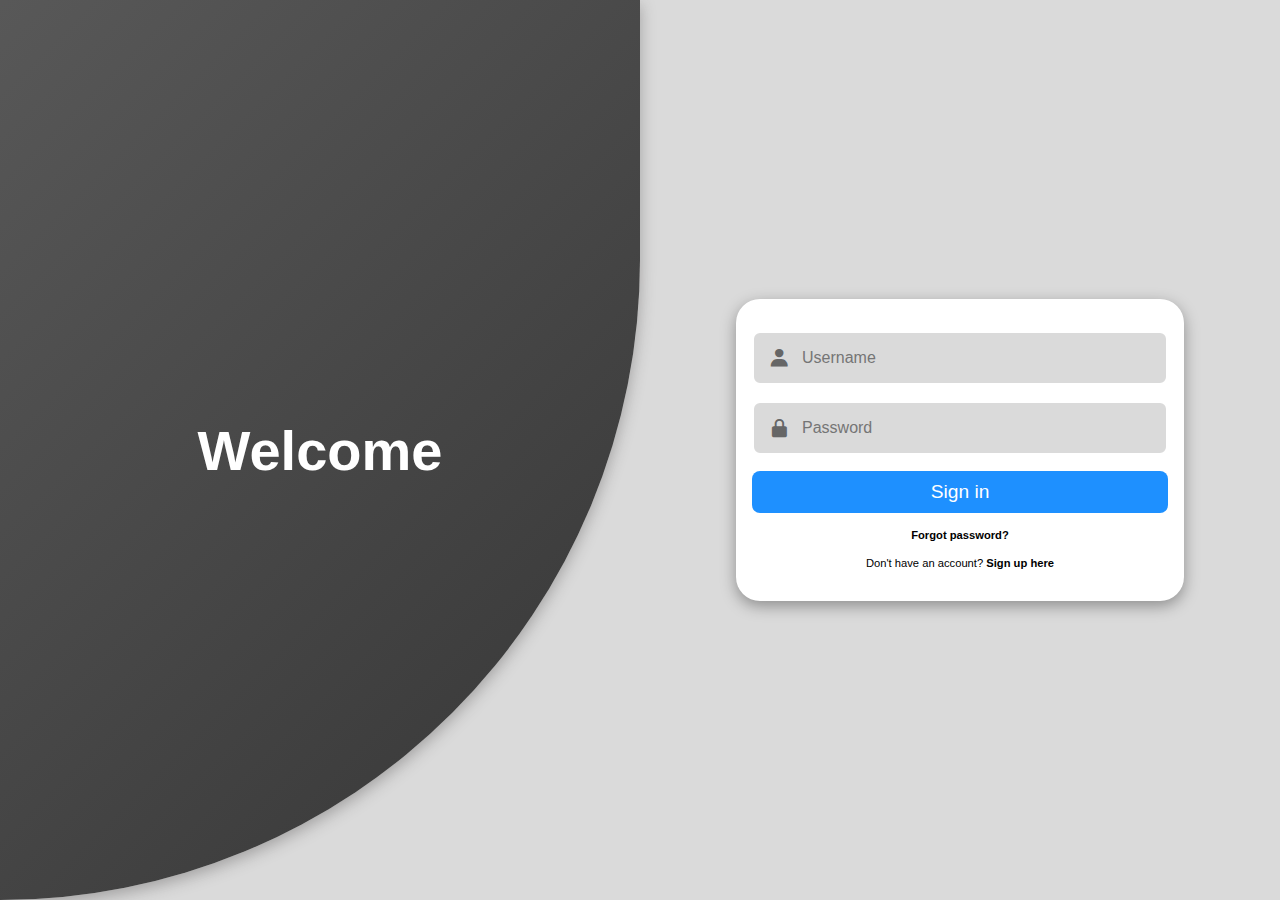
<file: FEE Project/loginsignup.html>
<!DOCTYPE html>
<html lang="en">
<head>
  <meta charset="UTF-8">
  <meta name="viewport" content="width=device-width, initial-scale=1.0">
  <title>Login & Signup</title>
  <link rel="stylesheet" href="loginsignup.css">
  <!-- Boxicons for icons -->
  <link href='https://unpkg.com/boxicons@2.1.4/css/boxicons.min.css' rel='stylesheet'>
</head>
<body>

  <div id="container" class="container sign-in">
    <!-- FORM SECTION -->
    <div class="row">
      <!-- SIGN UP -->
      <div class="col align-items-center flex-col sign-up">
        <div class="form-wrapper align-items-center">
          <div class="form sign-up">
            <div class="input-group">
              <i class='bx bxs-user'></i>
              <input type="text" id="signup-username" placeholder="Username">
            </div>
            <div class="input-group">
              <i class='bx bx-mail-send'></i>
              <input type="email" id="signup-email" placeholder="Email">
            </div>
            <div class="input-group">
              <i class='bx bxs-lock-alt'></i>
              <input type="password" id="signup-password" placeholder="Password">
            </div>
            <div class="input-group">
              <i class='bx bxs-lock-alt'></i>
              <input type="password" id="signup-confirm" placeholder="Confirm password">
            </div>
            <button id="signupBtn">Sign up</button>
            <p>
              <span>Already have an account?</span>
              <b onclick="toggle()" class="pointer">Sign in here</b>
            </p>
          </div>
        </div>
      </div>
      <!-- END SIGN UP -->

      <!-- SIGN IN -->
      <div class="col align-items-center flex-col sign-in">
        <div class="form-wrapper align-items-center">
          <div class="form sign-in">
            <div class="input-group">
              <i class='bx bxs-user'></i>
              <input type="text" id="signin-username" placeholder="Username">
            </div>
            <div class="input-group">
              <i class='bx bxs-lock-alt'></i>
              <input type="password" id="signin-password" placeholder="Password">
            </div>
            <button id="signinBtn">Sign in</button>
            <p><b>Forgot password?</b></p>
            <p>
              <span>Don't have an account?</span>
              <b onclick="toggle()" class="pointer">Sign up here</b>
            </p>
          </div>
        </div>
      </div>
      <!-- END SIGN IN -->
    </div>
    <!-- END FORM SECTION -->

    <!-- CONTENT SECTION -->
    <div class="row content-row">
      <!-- SIGN IN CONTENT -->
      <div class="col align-items-center flex-col">
        <div class="text sign-in">
          <h2>Welcome</h2>
        </div>
        <div class="img sign-in"></div>
      </div>
      <!-- END SIGN IN CONTENT -->

      <!-- SIGN UP CONTENT -->
      <div class="col align-items-center flex-col">
        <div class="img sign-up"></div>
        <div class="text sign-up">
          <h2>Join with us</h2>
        </div>
      </div>
      <!-- END SIGN UP CONTENT -->
    </div>
    <!-- END CONTENT SECTION -->
  </div>

  <script>
    function toggle() {
      document.getElementById('container').classList.toggle('sign-in');
      document.getElementById('container').classList.toggle('sign-up');
    }

    // Signup button event
    document.getElementById('signupBtn').addEventListener('click', function(event) {
      event.preventDefault();
      const username = document.getElementById('signup-username').value.trim();
      const email = document.getElementById('signup-email').value.trim();
      const password = document.getElementById('signup-password').value;
      const confirm = document.getElementById('signup-confirm').value;

      if (!username || !email || !password || !confirm) {
        alert('Please fill in all signup fields.');
        return;
      }
      if (password !== confirm) {
        alert('Passwords do not match.');
        return;
      }

      // Save user credentials in localStorage
      localStorage.setItem("username", username);
      localStorage.setItem("password", password);

      alert('Signup successful! Now sign in.');
      toggle(); // Switch to Sign in form
    });

    // Signin button event
    document.getElementById('signinBtn').addEventListener('click', function(event) {
      event.preventDefault();
      const username = document.getElementById('signin-username').value.trim();
      const password = document.getElementById('signin-password').value;

      if (!username || !password) {
        alert('Please fill in all signin fields.');
        return;
      }

      // Get saved credentials
      const savedUsername = localStorage.getItem("username");
      const savedPassword = localStorage.getItem("password");

      if (username === savedUsername && password === savedPassword) {
        // Redirect to dashboard
        window.location.href = "index.html";
      } else {
        alert("Invalid username or password.");
      }
    });
  </script>
</body>
</html>
</file>
<file: FEE Project/loginsignup.css>
:root {
    --primary-color: #1E90FF;
    --secondary-color: #00BFFF;
    --black: #000000;
    --white: #ffffff;
    --gray: #dadada;
    --gray-2: #666666;

    --facebook-color: #4267B2;
    --google-color: #DB4437;
    --twitter-color: #1DA1F2;
    --insta-color: #E1306C;
}

@import url('https://fonts.googleapis.com/css2?family=Poppins:wght@200;300;400;500;600&display=swap');

* {
    font-family: 'Poppins', sans-serif;
    margin: 0;
    padding: 0;
    box-sizing: border-box;
}

html,
body {
    height: 100vh;
    background-color: #dadada;
    overflow: hidden;
}

.container {
    position: relative;
    min-height: 100vh;
    overflow: hidden;
}

.row {
    display: flex;
    flex-wrap: wrap;
    height: 100vh;
}

.col {
    width: 50%;
}

.align-items-center {
    display: flex;
    align-items: center;
    justify-content: center;
    text-align: center;
}

.form-wrapper {
    width: 100%;
    max-width: 28rem;
}

.form {
    padding: 1rem;
    background-color: var(--white);
    border-radius: 1.5rem;
    width: 100%;
    box-shadow: rgba(0, 0, 0, 0.35) 0px 5px 15px;
    transform: scale(0);
    transition: .5s ease-in-out;
    transition-delay: 1s;
}

.input-group {
    position: relative;
    width: 100%;
    margin: 1rem 0;
}

.input-group i {
    position: absolute;
    top: 50%;
    left: 1rem;
    transform: translateY(-50%);
    font-size: 1.4rem;
    color: var(--gray-2);
}

.input-group input {
    width: 100%;
    padding: 1rem 3rem;
    font-size: 1rem;
    background-color: var(--gray);
    border-radius: .5rem;
    border: 0.125rem solid var(--white);
    outline: none;
}

.input-group input:focus {
    border: 0.125rem solid var(--primary-color);
}

.form button {
    cursor: pointer;
    width: 100%;
    padding: .6rem 0;
    border-radius: .5rem;
    border: none;
    background-color: var(--primary-color);
    color: var(--white);
    font-size: 1.2rem;
    outline: none;
}

.form button:hover {
    background-color: #0d6efd;
}

.form p {
    margin: 1rem 0;
    font-size: .7rem;
}

.flex-col {
    flex-direction: column;
}

.social-list {
    margin: 2rem 0;
    padding: 1rem;
    border-radius: 1.5rem;
    width: 100%;
    box-shadow: rgba(0, 0, 0, 0.35) 0px 5px 15px;
    transform: scale(0);
    transition: .5s ease-in-out;
    transition-delay: 1.2s;
}

.social-list>div {
    color: var(--white);
    margin: 0 .5rem;
    padding: .7rem;
    cursor: pointer;
    border-radius: .5rem;
    cursor: pointer;
    transform: scale(0);
    transition: .5s ease-in-out;
}

.social-list>div:nth-child(1) {
    transition-delay: 1.4s;
}

.social-list>div:nth-child(2) {
    transition-delay: 1.6s;
}

.social-list>div:nth-child(3) {
    transition-delay: 1.8s;
}

.social-list>div:nth-child(4) {
    transition-delay: 2s;
}

.social-list>div>i {
    font-size: 1.5rem;
    transition: .4s ease-in-out;
}

.social-list>div:hover i {
    transform: scale(1.5);
}

.facebook-bg {
    background-color: var(--facebook-color);
}

.google-bg {
    background-color: var(--google-color);
}

.twitter-bg {
    background-color: var(--twitter-color);
}

.insta-bg {
    background-color: var(--insta-color);
}

.pointer {
    cursor: pointer;
}

.container.sign-in .form.sign-in,
.container.sign-in .social-list.sign-in,
.container.sign-in .social-list.sign-in>div,
.container.sign-up .form.sign-up,
.container.sign-up .social-list.sign-up,
.container.sign-up .social-list.sign-up>div {
    transform: scale(1);
}

.content-row {
    position: absolute;
    top: 0;
    left: 0;
    pointer-events: none;
    z-index: 6;
    width: 100%;
}

.text {
    margin: 4rem;
    color: var(--white);
}

.text h2 {
    font-size: 3.5rem;
    font-weight: 800;
    margin: 2rem 0;
    transition: 1s ease-in-out;
}

.text p {
    font-weight: 600;
    transition: 1s ease-in-out;
    transition-delay: .2s;
}

.img img {
    width: 30vw;
    transition: 1s ease-in-out;
    transition-delay: .4s;
}

.text.sign-in h2,
.text.sign-in p,
.img.sign-in img {
    transform: translateX(-250%);
}

.text.sign-up h2,
.text.sign-up p,
.img.sign-up img {
    transform: translateX(250%);
}

.container.sign-in .text.sign-in h2,
.container.sign-in .text.sign-in p,
.container.sign-in .img.sign-in img,
.container.sign-up .text.sign-up h2,
.container.sign-up .text.sign-up p,
.container.sign-up .img.sign-up img {
    transform: translateX(0);
}

/* BACKGROUND */

.container::before {
    content: "";
    position: absolute;
    top: 0;
    right: 0;
    height: 100vh;
    width: 300vw;
    transform: translate(35%, 0);
    background-image: linear-gradient(-45deg, #353535 0%, #a1a1a1 100%);
    transition: 1s ease-in-out;
    z-index: 6;
    box-shadow: rgba(56, 55, 55, 0.35) 0px 5px 15px;
    border-bottom-right-radius: max(50vw, 50vh);
    border-top-left-radius: max(50vw, 50vh);
}

.container.sign-in::before {
    transform: translate(0, 0);
    right: 50%;
}

.container.sign-up::before {
    transform: translate(100%, 0);
    right: 50%;
}

/* RESPONSIVE */

@media only screen and (max-width: 425px) {

    .container::before,
    .container.sign-in::before,
    .container.sign-up::before {
        height: 100vh;
        border-bottom-right-radius: 0;
        border-top-left-radius: 0;
        z-index: 0;
        transform: none;
        right: 0;
    }

    /* .container.sign-in .col.sign-up {
        transform: translateY(100%);
    } */

    .container.sign-in .col.sign-in,
    .container.sign-up .col.sign-up {
        transform: translateY(0);
    }

    .content-row {
        align-items: flex-start !important;
    }

    .content-row .col {
        transform: translateY(0);
        background-color: unset;
    }

    .col {
        width: 100%;
        position: absolute;
        padding: 2rem;
        background-color: var(--white);
        border-top-left-radius: 2rem;
        border-top-right-radius: 2rem;
        transform: translateY(100%);
        transition: 1s ease-in-out;
    }

    .row {
        align-items: flex-end;
        justify-content: flex-end;
    }

    .form,
    .social-list {
        box-shadow: none;
        margin: 0;
        padding: 0;
    }

    .text {
        margin: 0;
    }

    .text p {
        display: none;
    }

    .text h2 {
        margin: .5rem;
        font-size: 2rem;
    }
}
</file>
